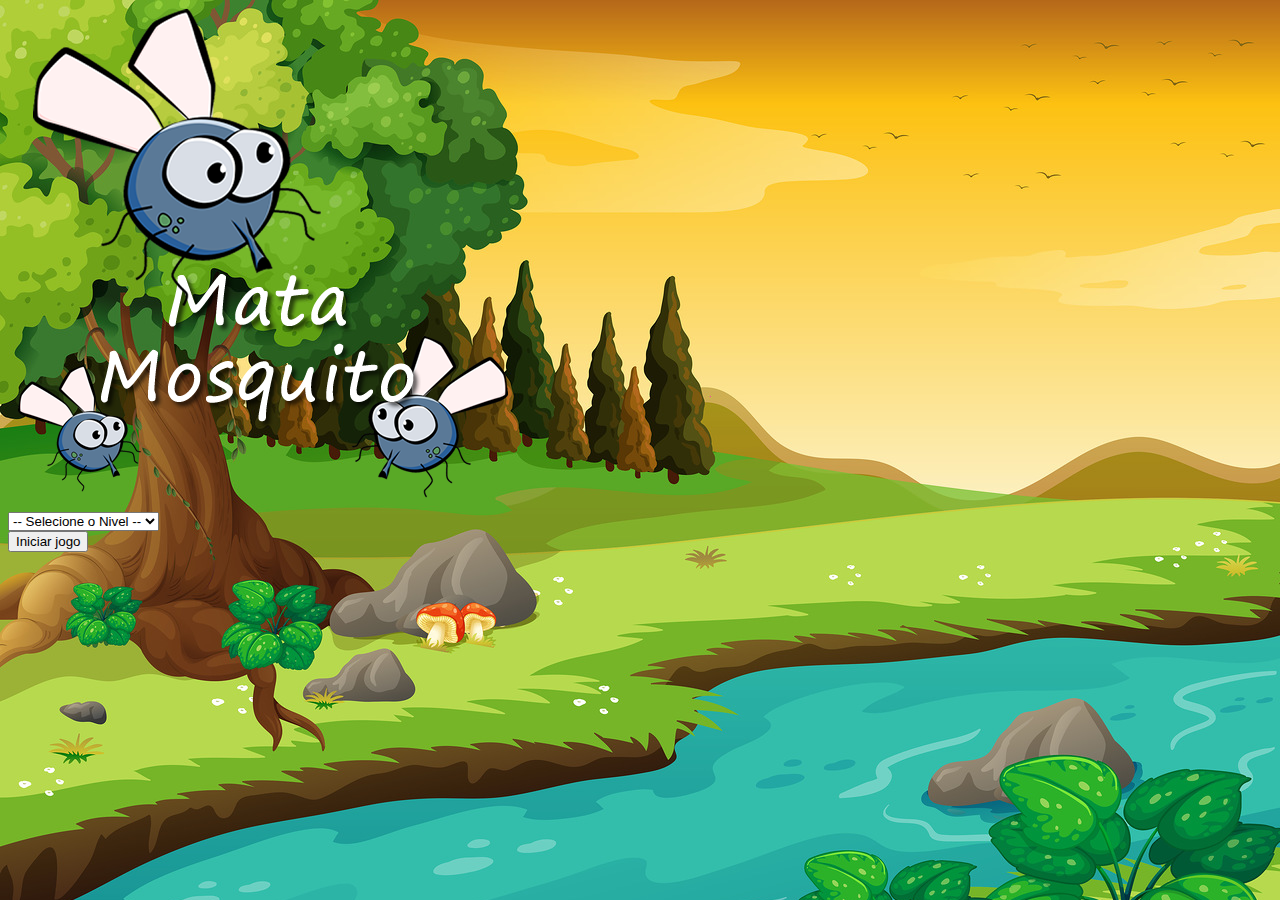
<file: index.html>
<!DOCTYPE html>
<html lang="pt-br">
<head>
    <meta charset="UTF-8">
    <meta http-equiv="X-UA-Compatible" content="IE=edge">
    <meta name="viewport" content="width=device-width, initial-scale=1.0">
    <link href="https://cdn.jsdelivr.net/npm/bootstrap@5.2.0-beta1/dist/css/bootstrap.min.css" rel="stylesheet" integrity="sha384-0evHe/X+R7YkIZDRvuzKMRqM+OrBnVFBL6DOitfPri4tjfHxaWutUpFmBp4vmVor" crossorigin="anonymous">
    <link rel="stylesheet" href="css/estilo.css">
    <title>FIM DE JOGO</title>

    <script>
        function iniciarJogo(){
            nivel = document.getElementById("nivel").value

            if ( nivel === ''){
                alert("SELECIONE UM NIVEL")
            }else if (nivel === 'normal' || nivel === 'dificil' || nivel === 'chucknorris'){
                 window.location.href = "app.html?" + nivel
            }
        }
    </script>
</head>
<body>
    <div class="container">
        <div class="row">
            <div class="col">
                <div class=" d-flex justify-content-center">
                    <img src="imagens/game.png"  alt="">
                </div>
            </div>
        </div>
        <div class="contaienr">
            <div class="row">
                <div class="d-flex justify-content-center">
                    <div class="mb-2">
                    <select class="form-control" id="nivel">
                        <option value="">-- Selecione o Nivel --</option>
                        <option value="normal">Normal</option>
                        <option value="dificil">Dificil</option>
                        <option value="chucknorris">Chuck Norris</option>
                    </select>
                    </div>
                </div>
            </div>
        </div>
        <div class="row">
            <div class="col">
                <div class=" d-flex justify-content-center">
                    <button class="btn btn-danger brn-lg" onclick="iniciarJogo()">Iniciar jogo</button>
                </div>
            </div>
        </div>
    </div>
</body>
</html>
</file>
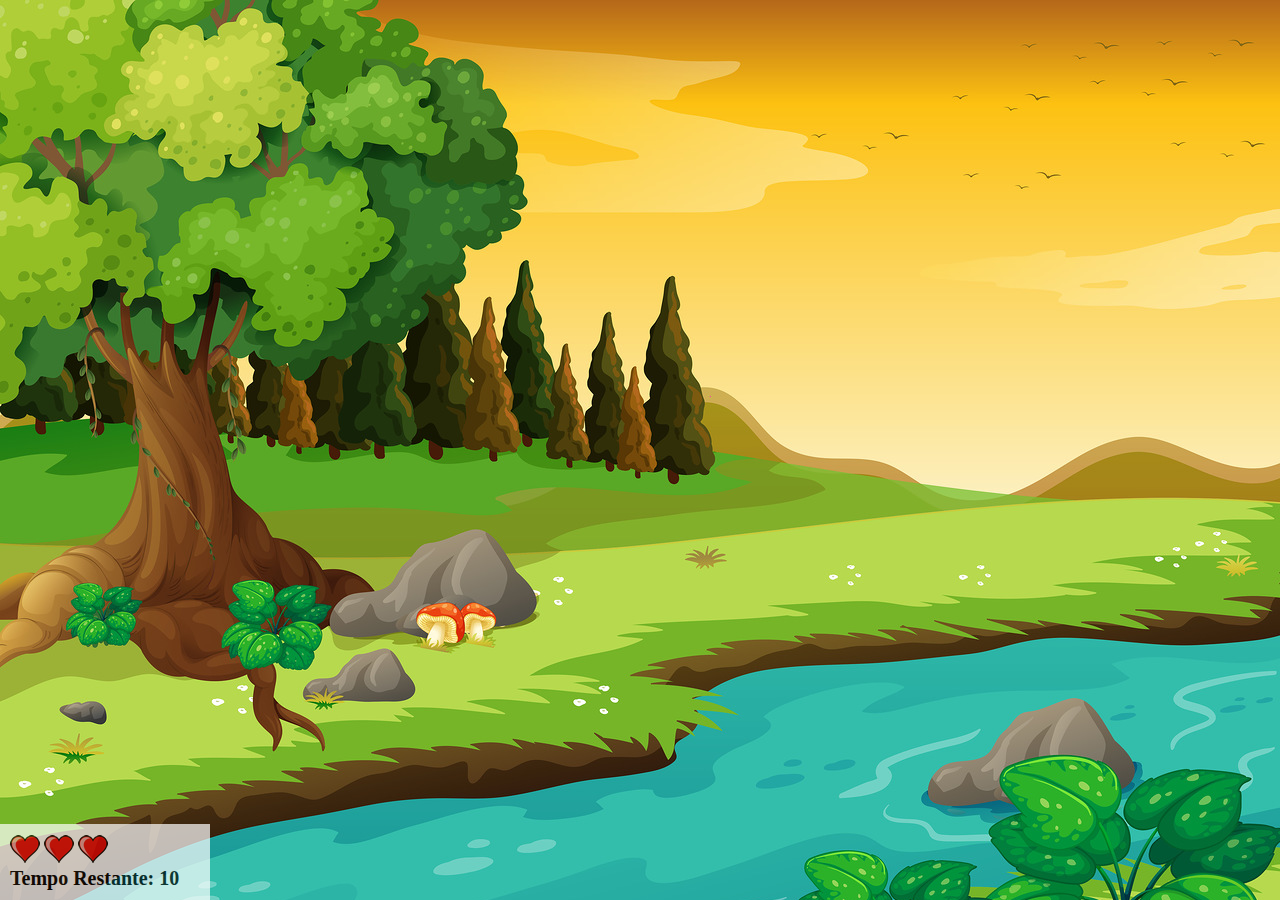
<file: app.html>
<!DOCTYPE html>
<html lang="pt-br">
<head>
    <meta charset="UTF-8">
    <meta http-equiv="X-UA-Compatible" content="IE=edge">
    <meta name="viewport" content="width=device-width, initial-scale=1.0">
    <link rel="stylesheet" href="css/estilo.css">
    <title>Game Mata Mosquito</title>
    <script src="jogo.js"></script>
</head>
<body onresize="ajustaTamanhoPalcoJogo()">


    <div class="painel">
        <div class="vidas">
            <img id="v1" src="imagens/coracao_cheio.png" alt="">
            <img id="v2" src="imagens/coracao_cheio.png" alt="">
            <img id="v3" src="imagens/coracao_cheio.png" alt="">
        </div>
        <div class="cronometro">
            Tempo Restante: <span id="cronometragem"></span> 
        </div>
    </div>

    <Script>
        document.getElementById('cronometragem').innerHTML = tempo 

        criaMosquito = setInterval(function(){
            posicaoAleatoria()
        },criaMosquitoTempo)
    </Script>

</body>
</html>
</file>
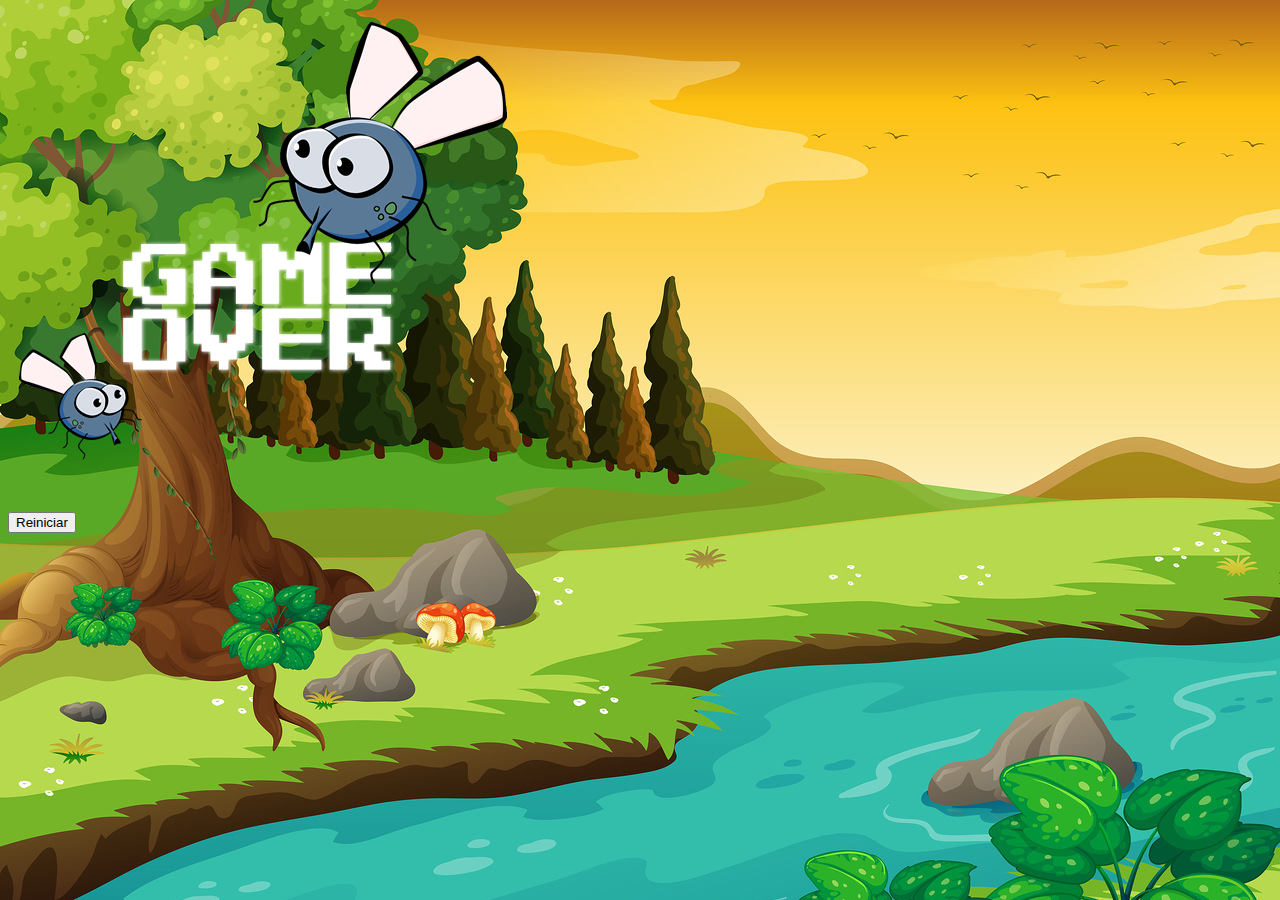
<file: fim_de_jogo.html>
<!DOCTYPE html>
<html lang="pt-br">
<head>
    <meta charset="UTF-8">
    <meta http-equiv="X-UA-Compatible" content="IE=edge">
    <meta name="viewport" content="width=device-width, initial-scale=1.0">
    <link href="https://cdn.jsdelivr.net/npm/bootstrap@5.2.0-beta1/dist/css/bootstrap.min.css" rel="stylesheet" integrity="sha384-0evHe/X+R7YkIZDRvuzKMRqM+OrBnVFBL6DOitfPri4tjfHxaWutUpFmBp4vmVor" crossorigin="anonymous">
    <link rel="stylesheet" href="css/estilo.css">
    <title>FIM DE JOGO</title>
</head>
<body>
    <div class="container">
        <div class="row">
            <div class="col">
                <div class=" d-flex justify-content-center">
                    <img src="imagens/game_over.png"  alt="">
                </div>
            </div>
        </div>
        <div class="row">
            <div class="col">
                <div class=" d-flex justify-content-center">
                    <button class="btn btn-dark brn-lg" onclick="window.location.href= 'index.html'">Reiniciar</button>
                </div>
            </div>
        </div>
    </div>
</body>
</html>
</file>
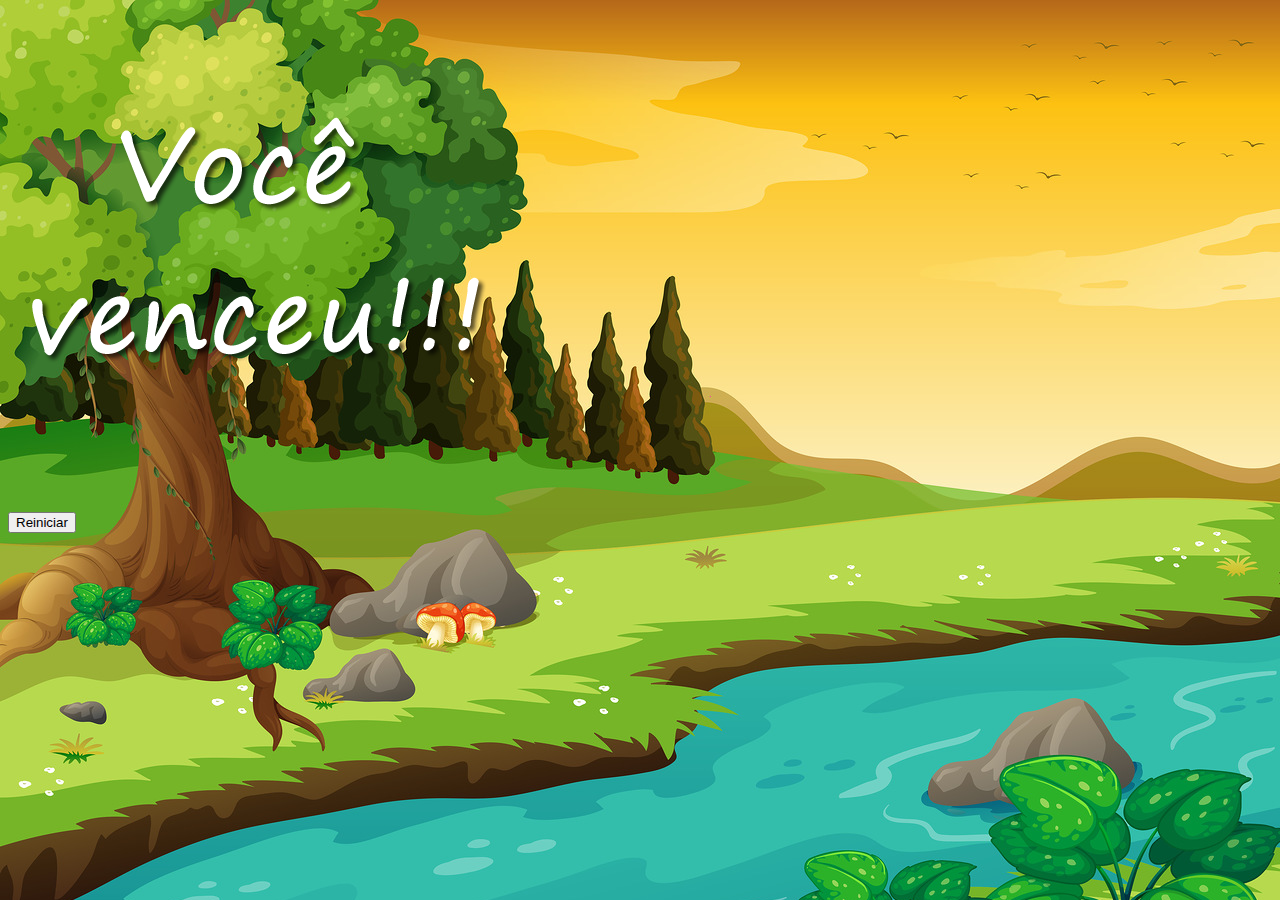
<file: vitoria.html>
<!DOCTYPE html>
<html lang="pt-br">
<head>
    <meta charset="UTF-8">
    <meta http-equiv="X-UA-Compatible" content="IE=edge">
    <meta name="viewport" content="width=device-width, initial-scale=1.0">
    <link href="https://cdn.jsdelivr.net/npm/bootstrap@5.2.0-beta1/dist/css/bootstrap.min.css" rel="stylesheet" integrity="sha384-0evHe/X+R7YkIZDRvuzKMRqM+OrBnVFBL6DOitfPri4tjfHxaWutUpFmBp4vmVor" crossorigin="anonymous">
    <link rel="stylesheet" href="css/estilo.css">
    <title>FIM DE JOGO</title>
</head>
<body>
    <div class="container">
        <div class="row">
            <div class="col">
                <div class=" d-flex justify-content-center">
                    <img src="imagens/vitoria.png"  alt="">
                </div>
            </div>
        </div>
        <div class="row">
            <div class="col">
                <div class=" d-flex justify-content-center">
                    <button class="btn btn-dark brn-lg" onclick="window.location.href= 'index.html'">Reiniciar</button>
                </div>
            </div>
        </div>
    </div>
</body>
</html>
</file>
<file: css/estilo.css>
body{
    background-image: url( '../imagens/bg.jpg');
    background-repeat: no-repeat;
    background-size: 100%;
   
}
.mosquito1{
    width: 50px;
    height: 50px;
}
.mosquito2{
    width: 70px;
    height: 70px;
}
.mosquito3{
    width: 90px;
    height: 90px;
}
.ladoA{
    transform: scaleX(1);
}
.ladoB{
    transform: scaleX(-1);
}
.painel{
    position: absolute;
    left: 0;
    width: 190px;
    padding: 10px;
    bottom: 0;
    background-color: white;
    opacity: 0.7;
    border-top: 1px solid white ;
}
.vidas{
    float: left;
}
.cronometro{
    float: left;
    font-size: 20px;
    font-weight: bold;
}
</file>
